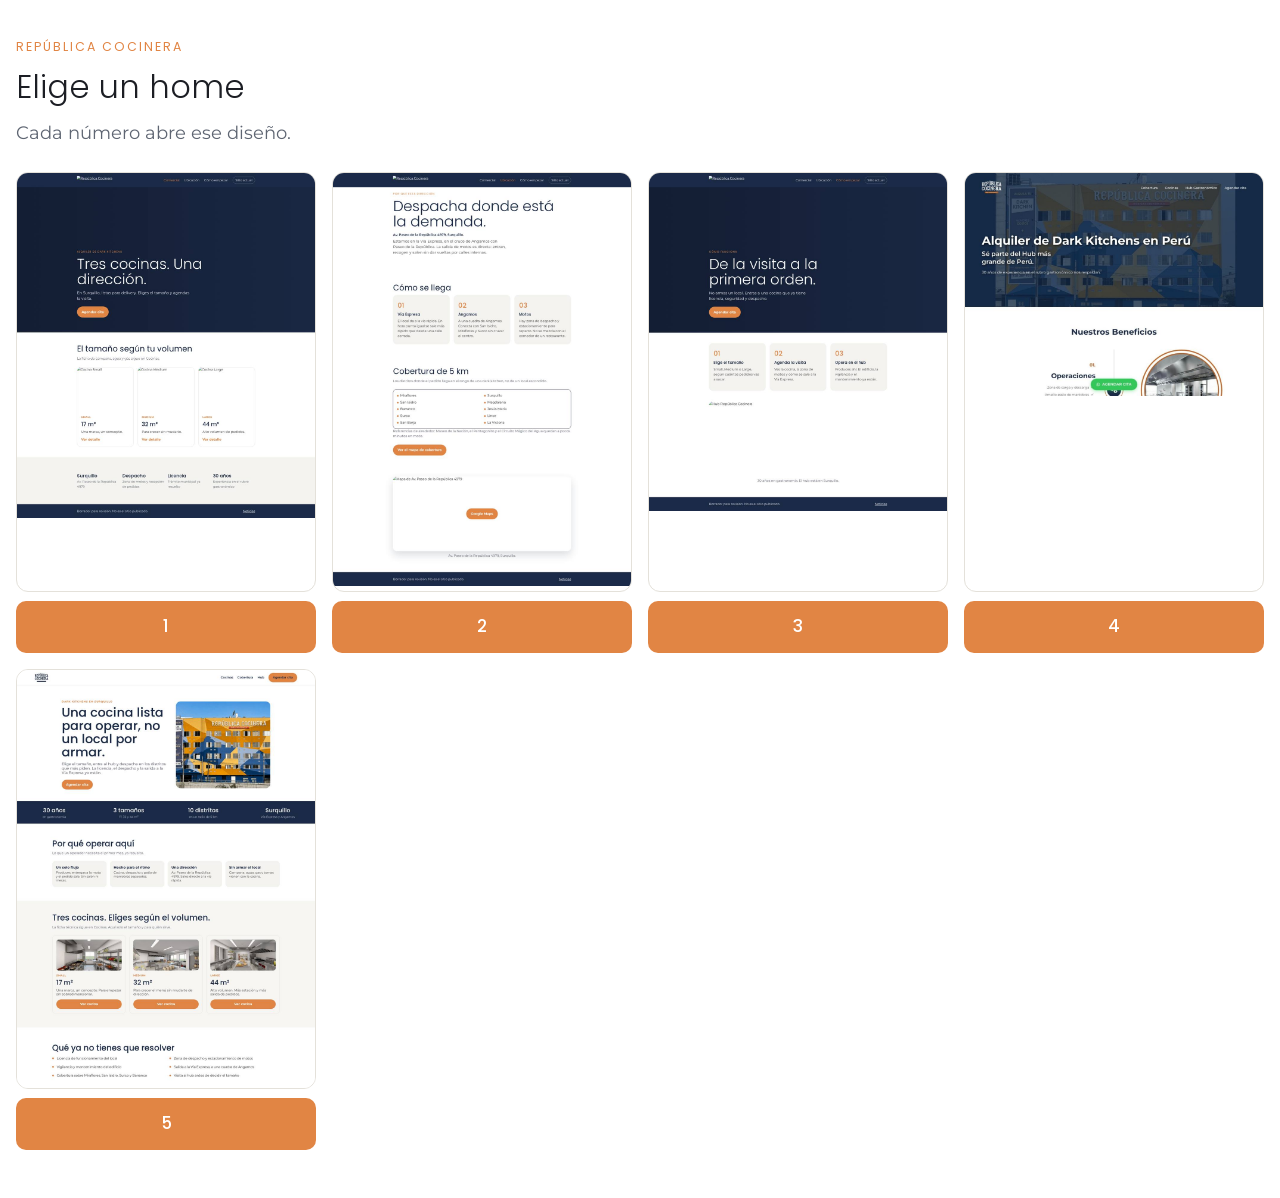
<file: index.html>
<!DOCTYPE html>
<html lang="es">
<head>
<meta charset="utf-8">
<meta name="viewport" content="width=device-width, initial-scale=1">
<title>Elige un home | República Cocinera</title>
<link rel="icon" href="https://republicacocinera.com/img/favicon.png">
<link href="https://fonts.googleapis.com/css2?family=Montserrat:wght@600;700&family=Poppins:wght@300;500&display=swap" rel="stylesheet">
<link rel="stylesheet" href="assets/style.css">
</head>
<body>
<main class="picker">
  <p class="kicker">República Cocinera</p>
  <h1>Elige un home</h1>
  <p class="lead" style="color:#5e6572">Cada número abre ese diseño.</p>
  <div class="picks">
  <article class="pick">
    <div class="shot"><img src="shots/1.jpg" alt="Diseño 1, comercial">
    </div>
    <a class="num" href="comercial/">1</a>
  </article>
  <article class="pick">
    <div class="shot"><img src="shots/2.jpg" alt="Diseño 2, ubicación">
    </div>
    <a class="num" href="ubicacion/">2</a>
  </article>
  <article class="pick">
    <div class="shot"><img src="shots/3.jpg" alt="Diseño 3, cómo empezar">
    </div>
    <a class="num" href="empezar/">3</a>
  </article>
  <article class="pick">
    <div class="shot"><img src="shots/4.jpg" alt="Diseño 4, home actual">
    </div>
    <a class="num" href="https://republicacocinera.com/">4</a>
  </article>
  <article class="pick">
    <div class="shot"><img src="shots/5.jpg" alt="Diseño 5, estilo landing">
    </div>
    <a class="num" href="estilo/">5</a>
  </article>
</div>
</main>
</body>
</html>
</file>
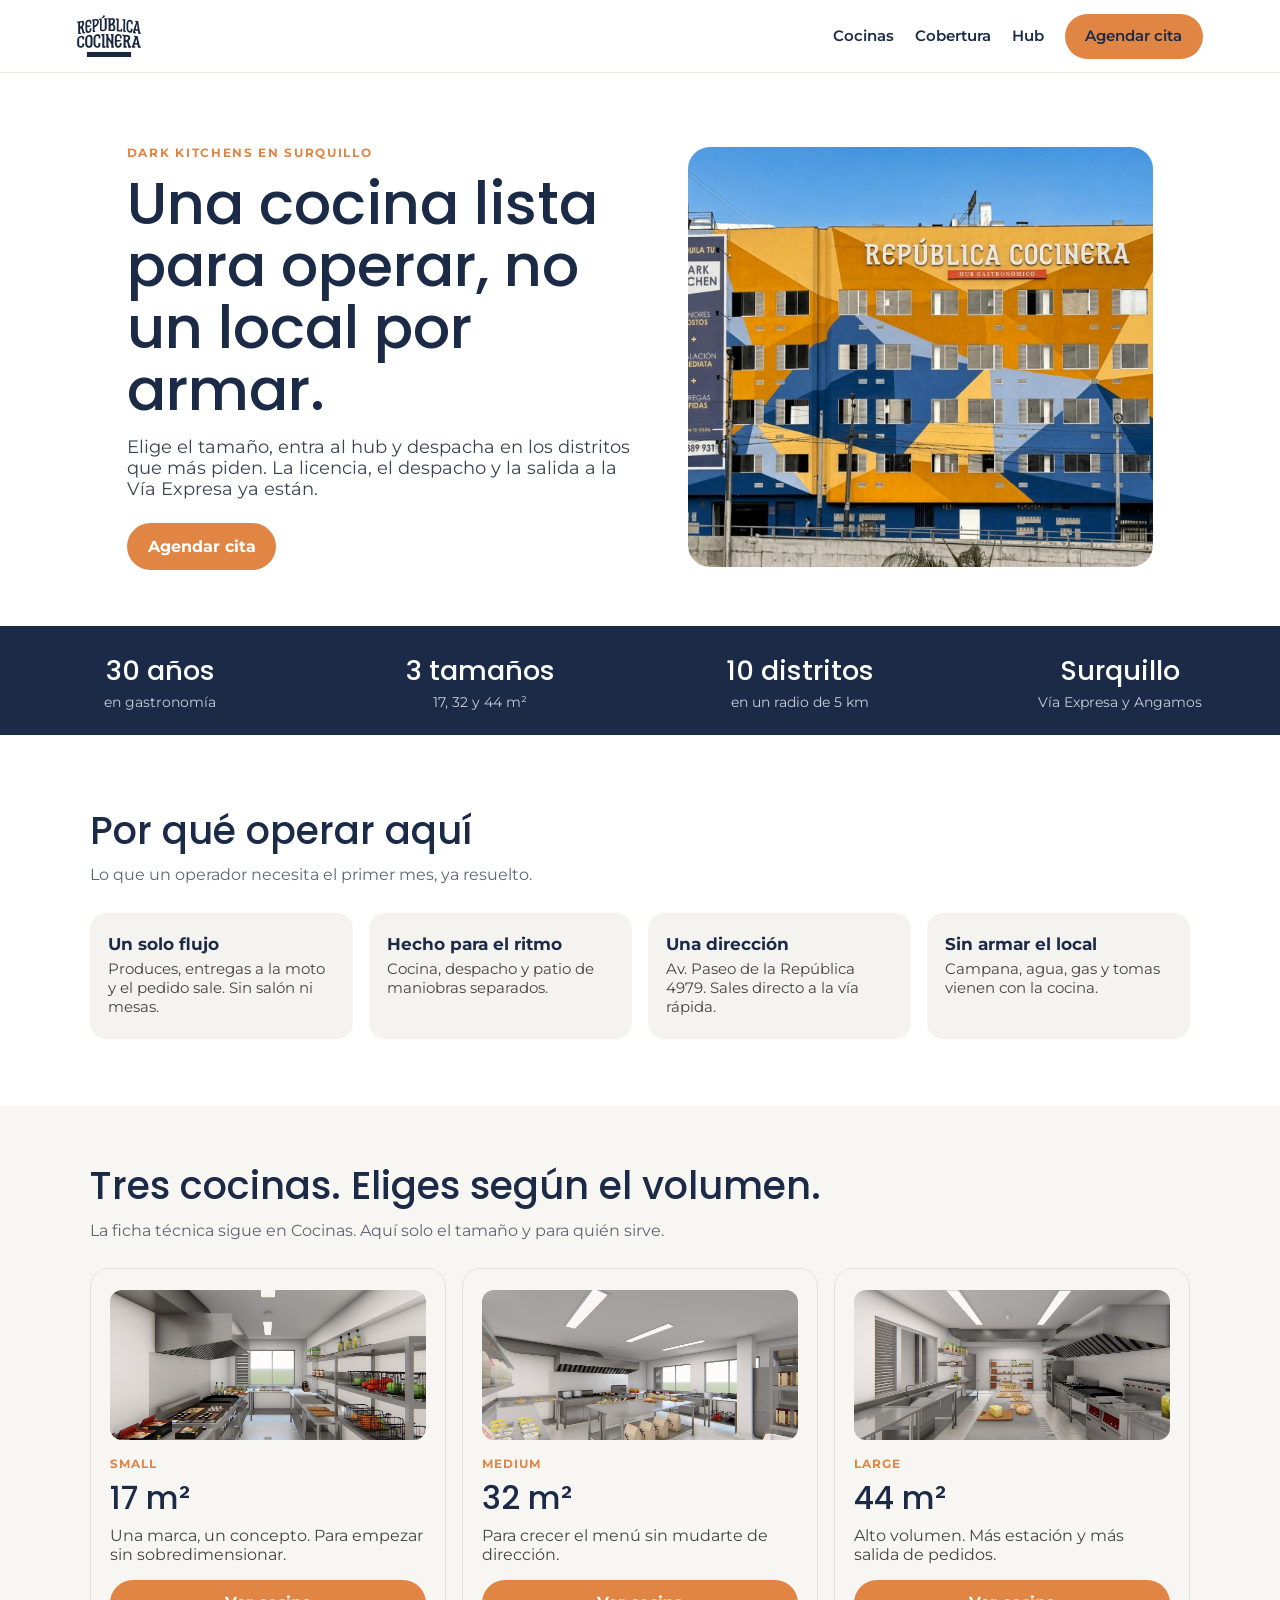
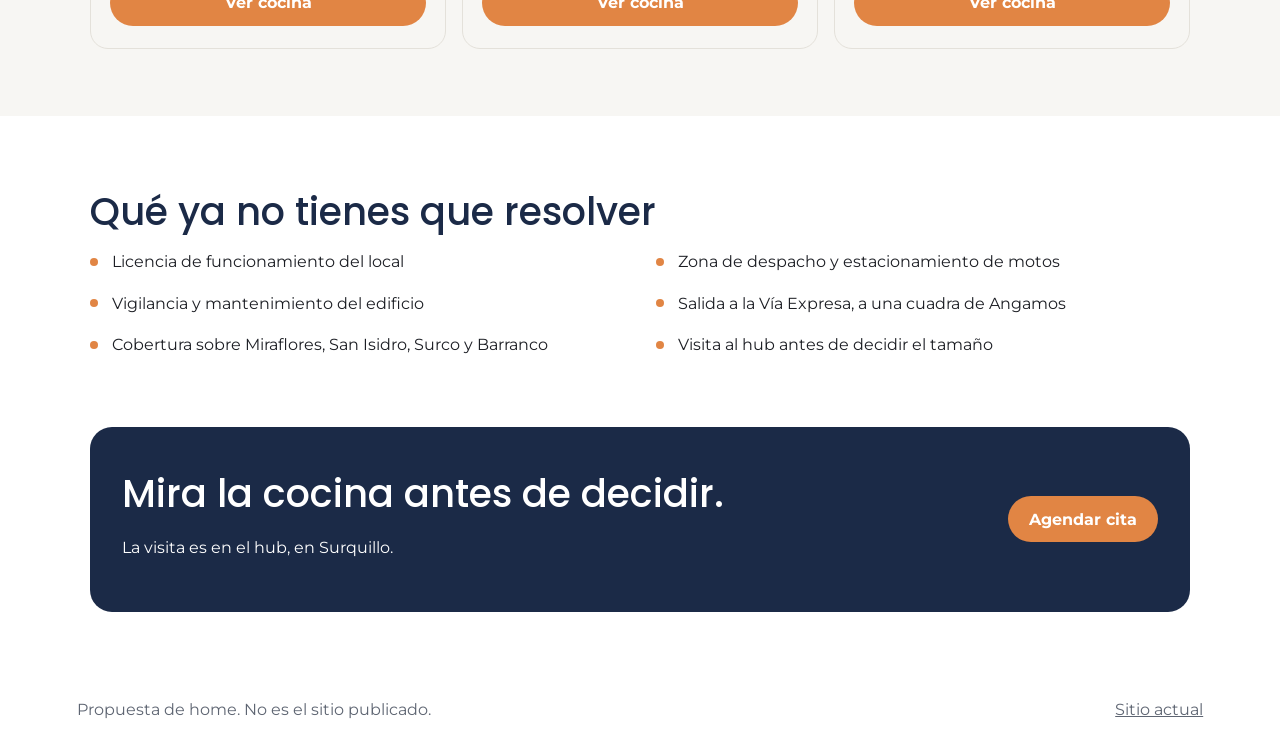
<file: estilo/index.html>
<!DOCTYPE html>
<html lang="es">
<head>
<meta charset="utf-8">
<meta name="viewport" content="width=device-width, initial-scale=1">
<title>Estilo Otter | República Cocinera</title>
<link rel="icon" href="img/favicon.png">
<link href="https://fonts.googleapis.com/css2?family=Montserrat:wght@400;600;700&family=Poppins:wght@300;500;600&display=swap" rel="stylesheet">
<style>
  :root { --navy:#1b2a47; --orange:#e18544; --paper:#f4f3ef; --ink:#1c1e24; --muted:#5e6572; }
  * { box-sizing: border-box; }
  body { margin:0; font-family:Montserrat,sans-serif; color:var(--ink); background:#fff; }
  a { color:inherit; }
  img { max-width:100%; display:block; }
  .nav { position:sticky; top:0; z-index:5; display:flex; align-items:center; justify-content:space-between; gap:1rem; padding:.85rem 6vw; background:#fff; border-bottom:1px solid #eceae4; }
  .nav img { height:42px; }
  .nav nav { display:flex; gap:1.3rem; align-items:center; }
  .nav nav a { text-decoration:none; font-size:.92rem; color:var(--navy); font-weight:600; }
  .btn { display:inline-block; background:var(--orange); color:#fff; text-decoration:none; font-weight:700; border-radius:999px; padding:.85rem 1.3rem; }
  .btn.line { background:#fff; color:var(--navy); border:1px solid #d9d6cf; }
  .hero { display:grid; grid-template-columns:1.05fr .95fr; gap:3rem; align-items:center; padding:4.5rem 6vw 3.5rem; max-width:1180px; margin:0 auto; }
  .kicker { letter-spacing:.14em; text-transform:uppercase; color:var(--orange); font-size:.75rem; font-weight:700; margin:0 0 .8rem; }
  h1 { font-family:Poppins,sans-serif; font-weight:500; font-size:clamp(2.4rem,4.6vw,3.8rem); line-height:1.05; color:var(--navy); margin:0 0 1rem; }
  .lead { font-size:1.12rem; color:#3c4250; max-width:34rem; margin:0 0 1.5rem; }
  .hero-photo { border-radius:22px; overflow:hidden; min-height:420px; background:var(--navy) center/cover no-repeat; }
  .stats { display:grid; grid-template-columns:repeat(4,1fr); background:var(--navy); color:#fff; }
  .stats div { padding:1.5rem 1rem; text-align:center; }
  .stats b { display:block; font-family:Poppins,sans-serif; font-weight:500; font-size:1.7rem; }
  .stats span { color:#c9ced8; font-size:.9rem; }
  section { padding:4.2rem 6vw; }
  .wrap { max-width:1100px; margin:0 auto; }
  h2 { font-family:Poppins,sans-serif; font-weight:500; font-size:clamp(1.8rem,3vw,2.5rem); color:var(--navy); margin:0 0 .4rem; }
  .sub { color:var(--muted); margin:0 0 1.8rem; }
  .grid4 { display:grid; grid-template-columns:repeat(4,1fr); gap:1rem; }
  .card { background:var(--paper); border-radius:16px; padding:1.3rem 1.15rem 1.4rem; }
  .card b { display:block; color:var(--navy); font-size:1.05rem; margin-bottom:.35rem; }
  .card p { margin:0; color:#444; font-size:.95rem; }
  .plans { display:grid; grid-template-columns:repeat(3,1fr); gap:1rem; }
  .plan { border:1px solid #e4e1da; border-radius:18px; padding:1.3rem 1.2rem 1.4rem; display:flex; flex-direction:column; }
  .plan img { height:150px; width:100%; object-fit:cover; border-radius:12px; margin-bottom:1rem; }
  .plan span { color:var(--orange); font-size:.75rem; font-weight:700; letter-spacing:.08em; }
  .plan h3 { font-family:Poppins,sans-serif; font-weight:500; font-size:2rem; color:var(--navy); margin:.2rem 0; }
  .plan p { color:#444; margin:0 0 1rem; }
  .plan .btn { margin-top:auto; text-align:center; }
  .checks { display:grid; grid-template-columns:1fr 1fr; gap:.7rem 2rem; list-style:none; padding:0; margin:0; }
  .checks li { padding:.35rem 0 .35rem 1.4rem; position:relative; }
  .checks li::before { content:""; position:absolute; left:0; top:.7rem; width:8px; height:8px; border-radius:50%; background:var(--orange); }
  .band { background:var(--navy); color:#fff; border-radius:22px; padding:2.4rem 2rem; display:flex; justify-content:space-between; align-items:center; gap:1rem; }
  .band h2, .band p { color:#fff; }
  footer { padding:1.3rem 6vw 2rem; color:var(--muted); display:flex; justify-content:space-between; }
  @media (max-width:900px) {
    .hero, .grid4, .plans, .checks, .stats { grid-template-columns:1fr 1fr; }
    .hero { grid-template-columns:1fr; }
    .nav nav a:not(.btn) { display:none; }
    .band { flex-direction:column; align-items:flex-start; }
  }
</style>
</head>
<body>
<header class="nav">
  <a href="https://republicacocinera.com/"><img src="img/logotipo-top.svg" alt="República Cocinera" style="filter:brightness(0) saturate(100%) invert(14%) sepia(18%) saturate(1400%) hue-rotate(182deg);"></a>
  <nav>
    <a href="https://republicacocinera.com/cocinas">Cocinas</a>
    <a href="https://republicacocinera.com/cobertura">Cobertura</a>
    <a href="https://republicacocinera.com/hub-gastronomico">Hub</a>
    <a class="btn" href="https://republicacocinera.com/formulario">Agendar cita</a>
  </nav>
</header>
<section class="hero">
  <div>
    <p class="kicker">Dark kitchens en Surquillo</p>
    <h1>Una cocina lista para operar, no un local por armar.</h1>
    <p class="lead">Elige el tamaño, entra al hub y despacha en los distritos que más piden. La licencia, el despacho y la salida a la Vía Expresa ya están.</p>
    <a class="btn" href="https://republicacocinera.com/formulario">Agendar cita</a>
  </div>
  <div class="hero-photo" style="background-image:url('img/republica-cocinera-peru.jpg')"></div>
</section>
<div class="stats">
  <div><b>30 años</b><span>en gastronomía</span></div>
  <div><b>3 tamaños</b><span>17, 32 y 44 m²</span></div>
  <div><b>10 distritos</b><span>en un radio de 5 km</span></div>
  <div><b>Surquillo</b><span>Vía Expresa y Angamos</span></div>
</div>
<section>
  <div class="wrap">
    <h2>Por qué operar aquí</h2>
    <p class="sub">Lo que un operador necesita el primer mes, ya resuelto.</p>
    <div class="grid4">
      <article class="card"><b>Un solo flujo</b><p>Produces, entregas a la moto y el pedido sale. Sin salón ni mesas.</p></article>
      <article class="card"><b>Hecho para el ritmo</b><p>Cocina, despacho y patio de maniobras separados.</p></article>
      <article class="card"><b>Una dirección</b><p>Av. Paseo de la República 4979. Sales directo a la vía rápida.</p></article>
      <article class="card"><b>Sin armar el local</b><p>Campana, agua, gas y tomas vienen con la cocina.</p></article>
    </div>
  </div>
</section>
<section style="background:#f7f6f3; padding-top:3.2rem;">
  <div class="wrap">
    <h2>Tres cocinas. Eliges según el volumen.</h2>
    <p class="sub">La ficha técnica sigue en Cocinas. Aquí solo el tamaño y para quién sirve.</p>
    <div class="plans">
      <article class="plan">
        <img src="img/cocinas/cocina-small-1.jpg" alt="Cocina Small">
        <span>SMALL</span>
        <h3>17 m²</h3>
        <p>Una marca, un concepto. Para empezar sin sobredimensionar.</p>
        <a class="btn" href="https://republicacocinera.com/cocinas">Ver cocina</a>
      </article>
      <article class="plan">
        <img src="img/cocinas/cocina-medium-1.jpg" alt="Cocina Medium">
        <span>MEDIUM</span>
        <h3>32 m²</h3>
        <p>Para crecer el menú sin mudarte de dirección.</p>
        <a class="btn" href="https://republicacocinera.com/cocinas">Ver cocina</a>
      </article>
      <article class="plan">
        <img src="img/cocinas/cocina-large-1.jpg" alt="Cocina Large">
        <span>LARGE</span>
        <h3>44 m²</h3>
        <p>Alto volumen. Más estación y más salida de pedidos.</p>
        <a class="btn" href="https://republicacocinera.com/cocinas">Ver cocina</a>
      </article>
    </div>
  </div>
</section>
<section>
  <div class="wrap">
    <h2>Qué ya no tienes que resolver</h2>
    <ul class="checks">
      <li>Licencia de funcionamiento del local</li>
      <li>Zona de despacho y estacionamiento de motos</li>
      <li>Vigilancia y mantenimiento del edificio</li>
      <li>Salida a la Vía Expresa, a una cuadra de Angamos</li>
      <li>Cobertura sobre Miraflores, San Isidro, Surco y Barranco</li>
      <li>Visita al hub antes de decidir el tamaño</li>
    </ul>
  </div>
</section>
<section style="padding-top:0">
  <div class="wrap">
    <div class="band">
      <div>
        <h2>Mira la cocina antes de decidir.</h2>
        <p>La visita es en el hub, en Surquillo.</p>
      </div>
      <a class="btn" href="https://republicacocinera.com/formulario">Agendar cita</a>
    </div>
  </div>
</section>
<footer>
  <span>Propuesta de home. No es el sitio publicado.</span>
  <a href="https://republicacocinera.com/">Sitio actual</a>
</footer>
</body>
</html>
</file>
<file: assets/style.css>
:root {
  --navy: #1b2a47;
  --ink: #1c1e24;
  --muted: #5e6572;
  --orange: #e18544;
  --paper: #f4f3ef;
  --line: #e4e1da;
}
* { box-sizing: border-box; }
html, body { margin: 0; padding: 0; }
body {
  font-family: Montserrat, sans-serif;
  color: var(--ink);
  background: #fff;
  line-height: 1.5;
}
a { color: inherit; }
img { max-width: 100%; display: block; }
.nav {
  position: sticky; top: 0; z-index: 20;
  display: flex; align-items: center; justify-content: space-between;
  gap: 1rem; padding: 0.85rem 6vw;
  background: var(--navy); color: #fff;
}
.nav img { height: 42px; width: auto; }
.nav-links { display: flex; gap: 1.4rem; align-items: center; list-style: none; margin: 0; padding: 0; }
.nav-links a { text-decoration: none; font-size: 0.92rem; color: #e8eaef; }
.nav-links a.on { color: var(--orange); }
.nav-links a.site { border: 1px solid rgba(255,255,255,.35); border-radius: 999px; padding: 0.35rem 0.75rem; }
.hero {
  background: var(--navy) center/cover no-repeat;
  color: #fff;
  min-height: 78vh;
  display: flex; align-items: flex-end;
  padding: 8vh 6vw 7vh;
  position: relative;
}
.hero::before {
  content: ""; position: absolute; inset: 0;
  background: linear-gradient(90deg, rgba(18,28,48,.88) 0%, rgba(18,28,48,.45) 62%, rgba(18,28,48,.2) 100%);
}
.hero-copy { position: relative; max-width: 720px; }
.kicker {
  letter-spacing: .16em; text-transform: uppercase;
  color: var(--orange); font-size: .78rem; margin: 0 0 .8rem;
  font-family: Poppins, sans-serif;
}
h1 {
  font-family: Poppins, sans-serif; font-weight: 300;
  font-size: clamp(2.4rem, 5vw, 4.4rem);
  line-height: 1.05; margin: 0 0 1rem;
}
.lead { font-size: 1.12rem; max-width: 34rem; color: #e7e9ee; margin: 0 0 1.6rem; }
.btn {
  display: inline-block; background: var(--orange); color: #fff;
  text-decoration: none; font-weight: 700; border-radius: 999px;
  padding: .9rem 1.4rem;
}
.btn.light { background: transparent; border: 1px solid #fff; margin-left: .6rem; }
.section { padding: 4.5rem 6vw; }
.section h2 {
  font-family: Poppins, sans-serif; font-weight: 400;
  font-size: clamp(1.8rem, 3vw, 2.4rem); color: var(--navy); margin: 0 0 .4rem;
}
.sub { color: var(--muted); margin: 0 0 1.8rem; }
.cards { display: grid; grid-template-columns: repeat(3, 1fr); gap: 1.2rem; }
.card { background: #fff; border-radius: 18px; overflow: hidden; border: 1px solid var(--line); }
.card img { height: 210px; width: 100%; object-fit: cover; }
.card div { padding: 1.15rem 1.2rem 1.35rem; }
.card span { color: var(--orange); font-size: .75rem; font-weight: 700; letter-spacing: .08em; }
.card h3 { font-family: Poppins, sans-serif; font-weight: 500; font-size: 1.7rem; margin: .2rem 0 .3rem; color: var(--navy); }
.card p { margin: 0 0 .8rem; color: #444; }
.card a { color: var(--orange); font-weight: 700; text-decoration: none; }
.facts { display: grid; grid-template-columns: repeat(4, 1fr); gap: 1rem; background: var(--paper); }
.fact { padding: 1.4rem 0; }
.fact b { display: block; font-family: Poppins, sans-serif; font-size: 1.35rem; font-weight: 500; color: var(--navy); }
.fact span { color: var(--muted); font-size: .95rem; }
.split { display: grid; grid-template-columns: 1fr 1.05fr; gap: 3rem; align-items: center; }
.split h1 { color: var(--navy); }
.address { font-weight: 600; color: var(--navy); margin: 0 0 .4rem; }
.dists {
  display: grid; grid-template-columns: 1fr 1fr; gap: .55rem 1.2rem;
  list-style: none; padding: 1rem 0 1.4rem; margin: 0;
}
.dists li::before { content: ""; display: inline-block; width: 8px; height: 8px; border-radius: 50%; background: var(--orange); margin-right: .55rem; }
.map { border-radius: 18px; overflow: hidden; position: relative; box-shadow: 0 18px 40px rgba(27,42,71,.16); }
.map img { width: 100%; height: 520px; object-fit: cover; }
.map .btn { position: absolute; left: 50%; top: 50%; transform: translate(-50%,-50%); }
.steps { display: grid; grid-template-columns: repeat(3, 1fr); gap: 1.2rem; }
.step { background: var(--paper); border-radius: 18px; padding: 1.6rem 1.4rem 1.7rem; min-height: 230px; }
.step b { font-family: Poppins, sans-serif; color: var(--orange); font-size: 2rem; font-weight: 500; }
.step h3 { font-family: Poppins, sans-serif; color: var(--navy); font-weight: 500; margin: .4rem 0; }
.step p { margin: 0; color: #444; }
.wide { border-radius: 18px; width: min(100%, 1100px); margin: 0 auto; height: 420px; object-fit: cover; }
.caption { text-align: center; color: var(--muted); margin-top: .7rem; }
.chooser { min-height: 100vh; background: var(--navy); color: #fff; padding: 8vh 6vw 10vh; }
.chooser h1 { max-width: 16ch; }
.chooser .lead { color: #d5d8e0; }
.choice { display: grid; grid-template-columns: repeat(3, 1fr); gap: 1rem; margin-top: 2rem; }
.choice a {
  display: block; text-decoration: none; color: #fff;
  background: #243656; border-radius: 18px; overflow: hidden; min-height: 280px;
}
.choice img { height: 150px; width: 100%; object-fit: cover; }
.choice div { padding: 1.1rem 1.15rem 1.3rem; }
.choice h2 { color: #fff; font-size: 1.45rem; margin: 0 0 .35rem; }
.choice p { margin: 0; color: #c9ced8; font-size: .95rem; }
footer {
  background: var(--navy); color: #d7dbe3; padding: 1.4rem 6vw;
  display: flex; justify-content: space-between; gap: 1rem; flex-wrap: wrap;
  font-size: .92rem;
}
footer a { color: #fff; }
@media (max-width: 860px) {
  .cards, .facts, .steps, .choice, .split { grid-template-columns: 1fr; }
  .nav-links a.site { display: none; }
  .hero { min-height: 88vh; }
  .map img, .wide { height: 280px; }
  .btn.light { margin: .7rem 0 0; }
}

body { background: #fff; }
.nav, .hero, .section, footer, .chooser {
  width: 100%;
  max-width: none;
  margin-left: 0;
  margin-right: 0;
  border-radius: 0;
  padding-left: max(1.25rem, calc((100% - 860px) / 2));
  padding-right: max(1.25rem, calc((100% - 860px) / 2));
}
.nav { top: 0; }
.hero {
  min-height: 78vh;
  margin-top: 0;
  padding-top: 18vh;
  padding-bottom: 8vh;
}
.section { padding-top: 3.2rem; padding-bottom: 3.2rem; }
.facts { border-radius: 0; margin-top: 0; }
footer { margin: 0; padding-top: 1.4rem; padding-bottom: 1.4rem; }
.chooser {
  min-height: 100vh;
  margin-top: 0;
  padding-top: 10vh;
  padding-bottom: 8vh;
}
.choice { grid-template-columns: 1fr; }
.map img { height: 360px; }
.wide { height: 360px; width: 100%; }
@media (max-width: 860px) {
  .hero { min-height: 88vh; padding-top: 16vh; }
  .choice { grid-template-columns: 1fr; }
}

.picker {
  width: min(1280px, calc(100% - 2rem));
  margin: 0 auto;
  padding: 2.4rem 0 3rem;
}
.picker h1 { font-size: 2rem; }
.picks {
  display: grid;
  grid-template-columns: repeat(4, 1fr);
  gap: 1rem;
  margin-top: 1.2rem;
}
.pick { margin: 0; }
.shot {
  height: 420px;
  overflow: hidden;
  border-radius: 12px;
  border: 1px solid #e4e1da;
  background: #fff;
}
.pick img {
  width: 100%;
  height: auto;
  display: block;
  border: 0;
  border-radius: 0;
}
.num {
  display: flex;
  align-items: center;
  justify-content: center;
  width: 100%;
  min-height: 52px;
  margin: 0.55rem 0 0;
  border-radius: 10px;
  background: #e18544;
  color: #fff;
  text-decoration: none;
  font-family: Poppins, sans-serif;
  font-size: 1.05rem;
  font-weight: 500;
}
.num:hover { background: #c96d2e; }

@media (max-width: 700px) {
  .picks { grid-template-columns: repeat(2, 1fr); }
  .shot { height: 280px; }
}
</file>
